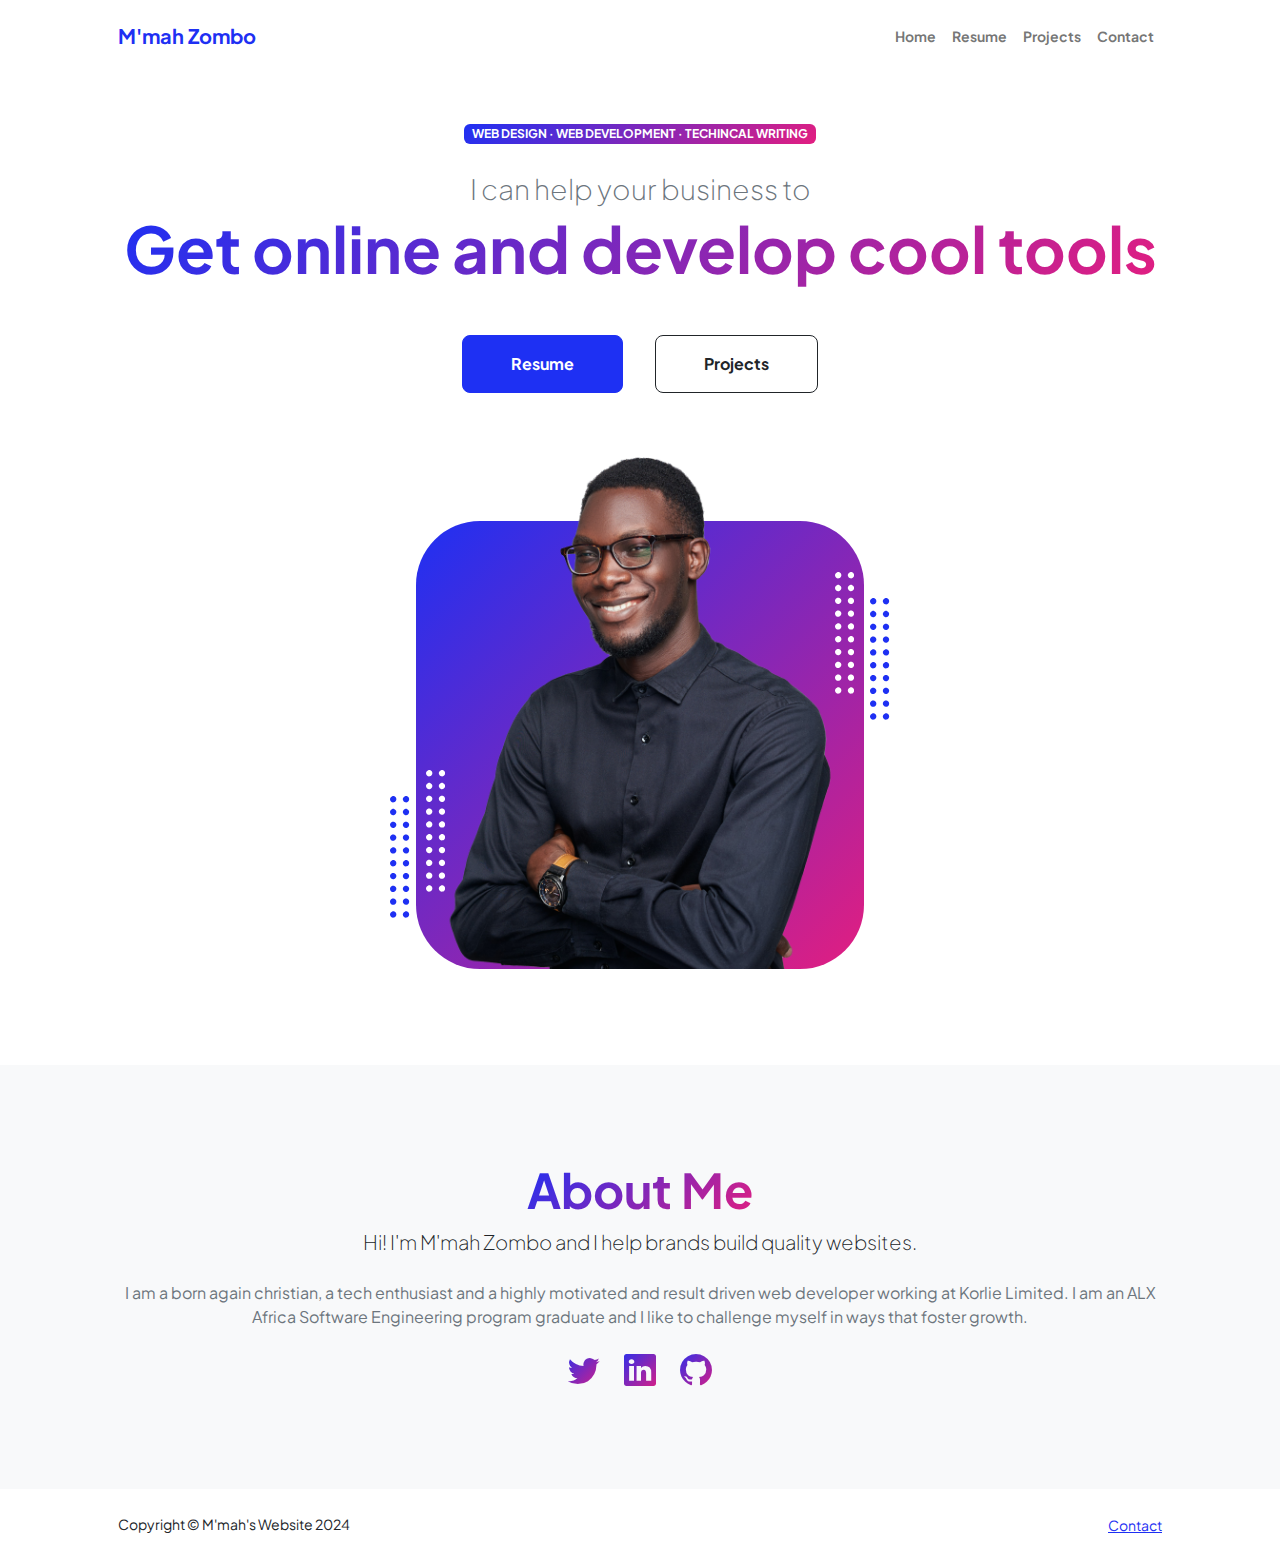
<file: index.html>
<!DOCTYPE html>
<html lang="en">
    <head>
        <meta charset="utf-8" />
        <meta name="viewport" content="width=device-width, initial-scale=1, shrink-to-fit=no" />
        <meta name="description" content="" />
        <meta name="author" content="" />
        <title>M'mah Zombo</title>
        <!-- Favicon-->
        <link rel="icon" type="image/x-icon" href="assets/favicon.ico" />
        <!-- Custom Google font-->
        <link rel="preconnect" href="https://fonts.googleapis.com" />
        <link rel="preconnect" href="https://fonts.gstatic.com" crossorigin />
        <link href="https://fonts.googleapis.com/css2?family=Plus+Jakarta+Sans:wght@100;200;300;400;500;600;700;800;900&amp;display=swap" rel="stylesheet" />
        <!-- Bootstrap icons-->
        <link href="https://cdn.jsdelivr.net/npm/bootstrap-icons@1.8.1/font/bootstrap-icons.css" rel="stylesheet" />
        <!-- Core theme CSS (includes Bootstrap)-->
        <link href="css/styles.css" rel="stylesheet" />
    </head>
    <body class="d-flex flex-column h-100">
        <main class="flex-shrink-0">
            <!-- Navigation-->
            <nav class="navbar navbar-expand-lg navbar-light bg-white py-3">
                <div class="container px-5">
                    <a class="navbar-brand" href="index.html"><span class="fw-bolder text-primary">M'mah Zombo</span></a>
                    <button class="navbar-toggler" type="button" data-bs-toggle="collapse" data-bs-target="#navbarSupportedContent" aria-controls="navbarSupportedContent" aria-expanded="false" aria-label="Toggle navigation"><span class="navbar-toggler-icon"></span></button>
                    <div class="collapse navbar-collapse" id="navbarSupportedContent">
                        <ul class="navbar-nav ms-auto mb-2 mb-lg-0 small fw-bolder">
                            <li class="nav-item"><a class="nav-link" href="index.html">Home</a></li>
                            <li class="nav-item"><a class="nav-link" href="resume.html">Resume</a></li>
                            <li class="nav-item"><a class="nav-link" href="projects.html">Projects</a></li>
                            <li class="nav-item"><a class="nav-link" href="contact.html">Contact</a></li>
                        </ul>
                    </div>
                </div>
            </nav>
            <!-- Header-->
            <header class="py-5">
                <div class="container px-5 pb-5">
                    <div class="row gx-5 align-items-center">
                        <div class="col-xxl-5">
                            <!-- Header text content-->
                            <div class="text-center text-xxl-start">
                                <div class="badge bg-gradient-primary-to-secondary text-white mb-4"><div class="text-uppercase">Web Design &middot; Web Development &middot; Techincal Writing</div></div>
                                <div class="fs-3 fw-light text-muted">I can help your business to</div>
                                <h1 class="display-3 fw-bolder mb-5"><span class="text-gradient d-inline">Get online and develop cool tools</span></h1>
                                <div class="d-grid gap-3 d-sm-flex justify-content-sm-center justify-content-xxl-start mb-3">
                                    <a class="btn btn-primary btn-lg px-5 py-3 me-sm-3 fs-6 fw-bolder" href="resume.html">Resume</a>
                                    <a class="btn btn-outline-dark btn-lg px-5 py-3 fs-6 fw-bolder" href="projects.html">Projects</a>
                                </div>
                            </div>
                        </div>
                        <div class="col-xxl-7">
                            <!-- Header profile picture-->
                            <div class="d-flex justify-content-center mt-5 mt-xxl-0">
                                <div class="profile bg-gradient-primary-to-secondary">
                                    <!-- TIP: For best results, use a photo with a transparent background like the demo example below-->
                                    <!-- Watch a tutorial on how to do this on YouTube (link)-->
                                    <img class="profile-img" src="assets/profile.png" alt="..." />
                                    <div class="dots-1">
                                        <!-- SVG Dots-->
                                        <svg version="1.1" xmlns="http://www.w3.org/2000/svg" xmlns:xlink="http://www.w3.org/1999/xlink" x="0px" y="0px" viewBox="0 0 191.6 1215.4" style="enable-background: new 0 0 191.6 1215.4" xml:space="preserve">
                                            <g transform="translate(0.000000,1280.000000) scale(0.100000,-0.100000)">
                                                <path d="M227.7,12788.6c-105-35-200-141-222-248c-43-206,163-412,369-369c155,32,275,190,260,339c-11,105-90,213-190,262        C383.7,12801.6,289.7,12808.6,227.7,12788.6z"></path>
                                                <path d="M1507.7,12788.6c-151-50-253-216-222-362c25-119,136-230,254-255c194-41,395,142,375,339c-11,105-90,213-190,262        C1663.7,12801.6,1569.7,12808.6,1507.7,12788.6z"></path>
                                                <path d="M227.7,11508.6c-105-35-200-141-222-248c-43-206,163-412,369-369c155,32,275,190,260,339c-11,105-90,213-190,262        C383.7,11521.6,289.7,11528.6,227.7,11508.6z"></path>
                                                <path d="M1507.7,11508.6c-151-50-253-216-222-362c25-119,136-230,254-255c194-41,395,142,375,339c-11,105-90,213-190,262        C1663.7,11521.6,1569.7,11528.6,1507.7,11508.6z"></path>
                                                <path d="M227.7,10228.6c-105-35-200-141-222-248c-43-206,163-412,369-369c155,32,275,190,260,339c-11,105-90,213-190,262        C383.7,10241.6,289.7,10248.6,227.7,10228.6z"></path>
                                                <path d="M1507.7,10228.6c-105-35-200-141-222-248c-43-206,163-412,369-369c155,32,275,190,260,339c-11,105-90,213-190,262        C1663.7,10241.6,1569.7,10248.6,1507.7,10228.6z"></path>
                                                <path d="M227.7,8948.6c-105-35-200-141-222-248c-43-206,163-412,369-369c155,32,275,190,260,339c-11,105-90,213-190,262        C383.7,8961.6,289.7,8968.6,227.7,8948.6z"></path>
                                                <path d="M1507.7,8948.6c-105-35-200-141-222-248c-43-206,163-412,369-369c155,32,275,190,260,339c-11,105-90,213-190,262        C1663.7,8961.6,1569.7,8968.6,1507.7,8948.6z"></path>
                                                <path d="M227.7,7668.6c-105-35-200-141-222-248c-43-206,163-412,369-369c155,32,275,190,260,339c-11,105-90,213-190,262        C383.7,7681.6,289.7,7688.6,227.7,7668.6z"></path>
                                                <path d="M1507.7,7668.6c-105-35-200-141-222-248c-43-206,163-412,369-369c155,32,275,190,260,339c-11,105-90,213-190,262        C1663.7,7681.6,1569.7,7688.6,1507.7,7668.6z"></path>
                                                <path d="M227.7,6388.6c-105-35-200-141-222-248c-43-206,163-412,369-369c155,32,275,190,260,339c-11,105-90,213-190,262        C383.7,6401.6,289.7,6408.6,227.7,6388.6z"></path>
                                                <path d="M1507.7,6388.6c-105-35-200-141-222-248c-43-206,163-412,369-369c155,32,275,190,260,339c-11,105-90,213-190,262        C1663.7,6401.6,1569.7,6408.6,1507.7,6388.6z"></path>
                                                <path d="M227.7,5108.6c-105-35-200-141-222-248c-43-206,163-412,369-369c155,32,275,190,260,339c-11,105-90,213-190,262        C383.7,5121.6,289.7,5128.6,227.7,5108.6z"></path>
                                                <path d="M1507.7,5108.6c-105-35-200-141-222-248c-43-206,163-412,369-369c155,32,275,190,260,339c-11,105-90,213-190,262        C1663.7,5121.6,1569.7,5128.6,1507.7,5108.6z"></path>
                                                <path d="M227.7,3828.6c-105-35-200-141-222-248c-43-206,163-412,369-369c155,32,275,190,260,339c-11,105-90,213-190,262        C383.7,3841.6,289.7,3848.6,227.7,3828.6z"></path>
                                                <path d="M1507.7,3828.6c-105-35-200-141-222-248c-43-206,163-412,369-369c155,32,275,190,260,339c-11,105-90,213-190,262        C1663.7,3841.6,1569.7,3848.6,1507.7,3828.6z"></path>
                                                <path d="M227.7,2548.6c-105-35-200-141-222-248c-43-206,163-412,369-369c155,32,275,190,260,339c-11,105-90,213-190,262        C383.7,2561.6,289.7,2568.6,227.7,2548.6z"></path>
                                                <path d="M1507.7,2548.6c-105-35-200-141-222-248c-43-206,163-412,369-369c155,32,275,190,260,339c-11,105-90,213-190,262        C1663.7,2561.6,1569.7,2568.6,1507.7,2548.6z"></path>
                                                <path d="M227.7,1268.6c-105-35-200-141-222-248c-43-206,163-412,369-369c155,32,275,190,260,339c-11,105-90,213-190,262        C383.7,1281.6,289.7,1288.6,227.7,1268.6z"></path>
                                                <path d="M1507.7,1268.6c-105-35-200-141-222-248c-43-206,163-412,369-369c155,32,275,190,260,339c-11,105-90,213-190,262        C1663.7,1281.6,1569.7,1288.6,1507.7,1268.6z"></path>
                                            </g>
                                        </svg>
                                        <!-- END of SVG dots-->
                                    </div>
                                    <div class="dots-2">
                                        <!-- SVG Dots-->
                                        <svg version="1.1" xmlns="http://www.w3.org/2000/svg" xmlns:xlink="http://www.w3.org/1999/xlink" x="0px" y="0px" viewBox="0 0 191.6 1215.4" style="enable-background: new 0 0 191.6 1215.4" xml:space="preserve">
                                            <g transform="translate(0.000000,1280.000000) scale(0.100000,-0.100000)">
                                                <path d="M227.7,12788.6c-105-35-200-141-222-248c-43-206,163-412,369-369c155,32,275,190,260,339c-11,105-90,213-190,262        C383.7,12801.6,289.7,12808.6,227.7,12788.6z"></path>
                                                <path d="M1507.7,12788.6c-151-50-253-216-222-362c25-119,136-230,254-255c194-41,395,142,375,339c-11,105-90,213-190,262        C1663.7,12801.6,1569.7,12808.6,1507.7,12788.6z"></path>
                                                <path d="M227.7,11508.6c-105-35-200-141-222-248c-43-206,163-412,369-369c155,32,275,190,260,339c-11,105-90,213-190,262        C383.7,11521.6,289.7,11528.6,227.7,11508.6z"></path>
                                                <path d="M1507.7,11508.6c-151-50-253-216-222-362c25-119,136-230,254-255c194-41,395,142,375,339c-11,105-90,213-190,262        C1663.7,11521.6,1569.7,11528.6,1507.7,11508.6z"></path>
                                                <path d="M227.7,10228.6c-105-35-200-141-222-248c-43-206,163-412,369-369c155,32,275,190,260,339c-11,105-90,213-190,262        C383.7,10241.6,289.7,10248.6,227.7,10228.6z"></path>
                                                <path d="M1507.7,10228.6c-105-35-200-141-222-248c-43-206,163-412,369-369c155,32,275,190,260,339c-11,105-90,213-190,262        C1663.7,10241.6,1569.7,10248.6,1507.7,10228.6z"></path>
                                                <path d="M227.7,8948.6c-105-35-200-141-222-248c-43-206,163-412,369-369c155,32,275,190,260,339c-11,105-90,213-190,262        C383.7,8961.6,289.7,8968.6,227.7,8948.6z"></path>
                                                <path d="M1507.7,8948.6c-105-35-200-141-222-248c-43-206,163-412,369-369c155,32,275,190,260,339c-11,105-90,213-190,262        C1663.7,8961.6,1569.7,8968.6,1507.7,8948.6z"></path>
                                                <path d="M227.7,7668.6c-105-35-200-141-222-248c-43-206,163-412,369-369c155,32,275,190,260,339c-11,105-90,213-190,262        C383.7,7681.6,289.7,7688.6,227.7,7668.6z"></path>
                                                <path d="M1507.7,7668.6c-105-35-200-141-222-248c-43-206,163-412,369-369c155,32,275,190,260,339c-11,105-90,213-190,262        C1663.7,7681.6,1569.7,7688.6,1507.7,7668.6z"></path>
                                                <path d="M227.7,6388.6c-105-35-200-141-222-248c-43-206,163-412,369-369c155,32,275,190,260,339c-11,105-90,213-190,262        C383.7,6401.6,289.7,6408.6,227.7,6388.6z"></path>
                                                <path d="M1507.7,6388.6c-105-35-200-141-222-248c-43-206,163-412,369-369c155,32,275,190,260,339c-11,105-90,213-190,262        C1663.7,6401.6,1569.7,6408.6,1507.7,6388.6z"></path>
                                                <path d="M227.7,5108.6c-105-35-200-141-222-248c-43-206,163-412,369-369c155,32,275,190,260,339c-11,105-90,213-190,262        C383.7,5121.6,289.7,5128.6,227.7,5108.6z"></path>
                                                <path d="M1507.7,5108.6c-105-35-200-141-222-248c-43-206,163-412,369-369c155,32,275,190,260,339c-11,105-90,213-190,262        C1663.7,5121.6,1569.7,5128.6,1507.7,5108.6z"></path>
                                                <path d="M227.7,3828.6c-105-35-200-141-222-248c-43-206,163-412,369-369c155,32,275,190,260,339c-11,105-90,213-190,262        C383.7,3841.6,289.7,3848.6,227.7,3828.6z"></path>
                                                <path d="M1507.7,3828.6c-105-35-200-141-222-248c-43-206,163-412,369-369c155,32,275,190,260,339c-11,105-90,213-190,262        C1663.7,3841.6,1569.7,3848.6,1507.7,3828.6z"></path>
                                                <path d="M227.7,2548.6c-105-35-200-141-222-248c-43-206,163-412,369-369c155,32,275,190,260,339c-11,105-90,213-190,262        C383.7,2561.6,289.7,2568.6,227.7,2548.6z"></path>
                                                <path d="M1507.7,2548.6c-105-35-200-141-222-248c-43-206,163-412,369-369c155,32,275,190,260,339c-11,105-90,213-190,262        C1663.7,2561.6,1569.7,2568.6,1507.7,2548.6z"></path>
                                                <path d="M227.7,1268.6c-105-35-200-141-222-248c-43-206,163-412,369-369c155,32,275,190,260,339c-11,105-90,213-190,262        C383.7,1281.6,289.7,1288.6,227.7,1268.6z"></path>
                                                <path d="M1507.7,1268.6c-105-35-200-141-222-248c-43-206,163-412,369-369c155,32,275,190,260,339c-11,105-90,213-190,262        C1663.7,1281.6,1569.7,1288.6,1507.7,1268.6z"></path>
                                            </g>
                                        </svg>
                                        <!-- END of SVG dots-->
                                    </div>
                                    <div class="dots-3">
                                        <!-- SVG Dots-->
                                        <svg version="1.1" xmlns="http://www.w3.org/2000/svg" xmlns:xlink="http://www.w3.org/1999/xlink" x="0px" y="0px" viewBox="0 0 191.6 1215.4" style="enable-background: new 0 0 191.6 1215.4" xml:space="preserve">
                                            <g transform="translate(0.000000,1280.000000) scale(0.100000,-0.100000)">
                                                <path d="M227.7,12788.6c-105-35-200-141-222-248c-43-206,163-412,369-369c155,32,275,190,260,339c-11,105-90,213-190,262        C383.7,12801.6,289.7,12808.6,227.7,12788.6z"></path>
                                                <path d="M1507.7,12788.6c-151-50-253-216-222-362c25-119,136-230,254-255c194-41,395,142,375,339c-11,105-90,213-190,262        C1663.7,12801.6,1569.7,12808.6,1507.7,12788.6z"></path>
                                                <path d="M227.7,11508.6c-105-35-200-141-222-248c-43-206,163-412,369-369c155,32,275,190,260,339c-11,105-90,213-190,262        C383.7,11521.6,289.7,11528.6,227.7,11508.6z"></path>
                                                <path d="M1507.7,11508.6c-151-50-253-216-222-362c25-119,136-230,254-255c194-41,395,142,375,339c-11,105-90,213-190,262        C1663.7,11521.6,1569.7,11528.6,1507.7,11508.6z"></path>
                                                <path d="M227.7,10228.6c-105-35-200-141-222-248c-43-206,163-412,369-369c155,32,275,190,260,339c-11,105-90,213-190,262        C383.7,10241.6,289.7,10248.6,227.7,10228.6z"></path>
                                                <path d="M1507.7,10228.6c-105-35-200-141-222-248c-43-206,163-412,369-369c155,32,275,190,260,339c-11,105-90,213-190,262        C1663.7,10241.6,1569.7,10248.6,1507.7,10228.6z"></path>
                                                <path d="M227.7,8948.6c-105-35-200-141-222-248c-43-206,163-412,369-369c155,32,275,190,260,339c-11,105-90,213-190,262        C383.7,8961.6,289.7,8968.6,227.7,8948.6z"></path>
                                                <path d="M1507.7,8948.6c-105-35-200-141-222-248c-43-206,163-412,369-369c155,32,275,190,260,339c-11,105-90,213-190,262        C1663.7,8961.6,1569.7,8968.6,1507.7,8948.6z"></path>
                                                <path d="M227.7,7668.6c-105-35-200-141-222-248c-43-206,163-412,369-369c155,32,275,190,260,339c-11,105-90,213-190,262        C383.7,7681.6,289.7,7688.6,227.7,7668.6z"></path>
                                                <path d="M1507.7,7668.6c-105-35-200-141-222-248c-43-206,163-412,369-369c155,32,275,190,260,339c-11,105-90,213-190,262        C1663.7,7681.6,1569.7,7688.6,1507.7,7668.6z"></path>
                                                <path d="M227.7,6388.6c-105-35-200-141-222-248c-43-206,163-412,369-369c155,32,275,190,260,339c-11,105-90,213-190,262        C383.7,6401.6,289.7,6408.6,227.7,6388.6z"></path>
                                                <path d="M1507.7,6388.6c-105-35-200-141-222-248c-43-206,163-412,369-369c155,32,275,190,260,339c-11,105-90,213-190,262        C1663.7,6401.6,1569.7,6408.6,1507.7,6388.6z"></path>
                                                <path d="M227.7,5108.6c-105-35-200-141-222-248c-43-206,163-412,369-369c155,32,275,190,260,339c-11,105-90,213-190,262        C383.7,5121.6,289.7,5128.6,227.7,5108.6z"></path>
                                                <path d="M1507.7,5108.6c-105-35-200-141-222-248c-43-206,163-412,369-369c155,32,275,190,260,339c-11,105-90,213-190,262        C1663.7,5121.6,1569.7,5128.6,1507.7,5108.6z"></path>
                                                <path d="M227.7,3828.6c-105-35-200-141-222-248c-43-206,163-412,369-369c155,32,275,190,260,339c-11,105-90,213-190,262        C383.7,3841.6,289.7,3848.6,227.7,3828.6z"></path>
                                                <path d="M1507.7,3828.6c-105-35-200-141-222-248c-43-206,163-412,369-369c155,32,275,190,260,339c-11,105-90,213-190,262        C1663.7,3841.6,1569.7,3848.6,1507.7,3828.6z"></path>
                                                <path d="M227.7,2548.6c-105-35-200-141-222-248c-43-206,163-412,369-369c155,32,275,190,260,339c-11,105-90,213-190,262        C383.7,2561.6,289.7,2568.6,227.7,2548.6z"></path>
                                                <path d="M1507.7,2548.6c-105-35-200-141-222-248c-43-206,163-412,369-369c155,32,275,190,260,339c-11,105-90,213-190,262        C1663.7,2561.6,1569.7,2568.6,1507.7,2548.6z"></path>
                                                <path d="M227.7,1268.6c-105-35-200-141-222-248c-43-206,163-412,369-369c155,32,275,190,260,339c-11,105-90,213-190,262        C383.7,1281.6,289.7,1288.6,227.7,1268.6z"></path>
                                                <path d="M1507.7,1268.6c-105-35-200-141-222-248c-43-206,163-412,369-369c155,32,275,190,260,339c-11,105-90,213-190,262        C1663.7,1281.6,1569.7,1288.6,1507.7,1268.6z"></path>
                                            </g>
                                        </svg>
                                        <!-- END of SVG dots-->
                                    </div>
                                    <div class="dots-4">
                                        <!-- SVG Dots-->
                                        <svg version="1.1" xmlns="http://www.w3.org/2000/svg" xmlns:xlink="http://www.w3.org/1999/xlink" x="0px" y="0px" viewBox="0 0 191.6 1215.4" style="enable-background: new 0 0 191.6 1215.4" xml:space="preserve">
                                            <g transform="translate(0.000000,1280.000000) scale(0.100000,-0.100000)">
                                                <path d="M227.7,12788.6c-105-35-200-141-222-248c-43-206,163-412,369-369c155,32,275,190,260,339c-11,105-90,213-190,262        C383.7,12801.6,289.7,12808.6,227.7,12788.6z"></path>
                                                <path d="M1507.7,12788.6c-151-50-253-216-222-362c25-119,136-230,254-255c194-41,395,142,375,339c-11,105-90,213-190,262        C1663.7,12801.6,1569.7,12808.6,1507.7,12788.6z"></path>
                                                <path d="M227.7,11508.6c-105-35-200-141-222-248c-43-206,163-412,369-369c155,32,275,190,260,339c-11,105-90,213-190,262        C383.7,11521.6,289.7,11528.6,227.7,11508.6z"></path>
                                                <path d="M1507.7,11508.6c-151-50-253-216-222-362c25-119,136-230,254-255c194-41,395,142,375,339c-11,105-90,213-190,262        C1663.7,11521.6,1569.7,11528.6,1507.7,11508.6z"></path>
                                                <path d="M227.7,10228.6c-105-35-200-141-222-248c-43-206,163-412,369-369c155,32,275,190,260,339c-11,105-90,213-190,262        C383.7,10241.6,289.7,10248.6,227.7,10228.6z"></path>
                                                <path d="M1507.7,10228.6c-105-35-200-141-222-248c-43-206,163-412,369-369c155,32,275,190,260,339c-11,105-90,213-190,262        C1663.7,10241.6,1569.7,10248.6,1507.7,10228.6z"></path>
                                                <path d="M227.7,8948.6c-105-35-200-141-222-248c-43-206,163-412,369-369c155,32,275,190,260,339c-11,105-90,213-190,262        C383.7,8961.6,289.7,8968.6,227.7,8948.6z"></path>
                                                <path d="M1507.7,8948.6c-105-35-200-141-222-248c-43-206,163-412,369-369c155,32,275,190,260,339c-11,105-90,213-190,262        C1663.7,8961.6,1569.7,8968.6,1507.7,8948.6z"></path>
                                                <path d="M227.7,7668.6c-105-35-200-141-222-248c-43-206,163-412,369-369c155,32,275,190,260,339c-11,105-90,213-190,262        C383.7,7681.6,289.7,7688.6,227.7,7668.6z"></path>
                                                <path d="M1507.7,7668.6c-105-35-200-141-222-248c-43-206,163-412,369-369c155,32,275,190,260,339c-11,105-90,213-190,262        C1663.7,7681.6,1569.7,7688.6,1507.7,7668.6z"></path>
                                                <path d="M227.7,6388.6c-105-35-200-141-222-248c-43-206,163-412,369-369c155,32,275,190,260,339c-11,105-90,213-190,262        C383.7,6401.6,289.7,6408.6,227.7,6388.6z"></path>
                                                <path d="M1507.7,6388.6c-105-35-200-141-222-248c-43-206,163-412,369-369c155,32,275,190,260,339c-11,105-90,213-190,262        C1663.7,6401.6,1569.7,6408.6,1507.7,6388.6z"></path>
                                                <path d="M227.7,5108.6c-105-35-200-141-222-248c-43-206,163-412,369-369c155,32,275,190,260,339c-11,105-90,213-190,262        C383.7,5121.6,289.7,5128.6,227.7,5108.6z"></path>
                                                <path d="M1507.7,5108.6c-105-35-200-141-222-248c-43-206,163-412,369-369c155,32,275,190,260,339c-11,105-90,213-190,262        C1663.7,5121.6,1569.7,5128.6,1507.7,5108.6z"></path>
                                                <path d="M227.7,3828.6c-105-35-200-141-222-248c-43-206,163-412,369-369c155,32,275,190,260,339c-11,105-90,213-190,262        C383.7,3841.6,289.7,3848.6,227.7,3828.6z"></path>
                                                <path d="M1507.7,3828.6c-105-35-200-141-222-248c-43-206,163-412,369-369c155,32,275,190,260,339c-11,105-90,213-190,262        C1663.7,3841.6,1569.7,3848.6,1507.7,3828.6z"></path>
                                                <path d="M227.7,2548.6c-105-35-200-141-222-248c-43-206,163-412,369-369c155,32,275,190,260,339c-11,105-90,213-190,262        C383.7,2561.6,289.7,2568.6,227.7,2548.6z"></path>
                                                <path d="M1507.7,2548.6c-105-35-200-141-222-248c-43-206,163-412,369-369c155,32,275,190,260,339c-11,105-90,213-190,262        C1663.7,2561.6,1569.7,2568.6,1507.7,2548.6z"></path>
                                                <path d="M227.7,1268.6c-105-35-200-141-222-248c-43-206,163-412,369-369c155,32,275,190,260,339c-11,105-90,213-190,262        C383.7,1281.6,289.7,1288.6,227.7,1268.6z"></path>
                                                <path d="M1507.7,1268.6c-105-35-200-141-222-248c-43-206,163-412,369-369c155,32,275,190,260,339c-11,105-90,213-190,262        C1663.7,1281.6,1569.7,1288.6,1507.7,1268.6z"></path>
                                            </g>
                                        </svg>
                                        <!-- END of SVG dots-->
                                    </div>
                                </div>
                            </div>
                        </div>
                    </div>
                </div>
            </header>
            <!-- About Section-->
            <section class="bg-light py-5">
                <div class="container px-5">
                    <div class="row gx-5 justify-content-center">
                        <div class="col-xxl-8">
                            <div class="text-center my-5">
                                <h2 class="display-5 fw-bolder"><span class="text-gradient d-inline">About Me</span></h2>
                                <p class="lead fw-light mb-4">Hi! I'm M'mah Zombo and I help brands build quality websites.</p>
                                <p class="text-muted">I am a born again christian, a tech enthusiast and a highly motivated and result driven web developer working at Korlie Limited. I am an ALX Africa Software Engineering program graduate and I like to challenge myself in ways that foster growth.</p>
                                <div class="d-flex justify-content-center fs-2 gap-4">
                                    <a class="text-gradient" href="https://twitter.com/zombo_mah"><i class="bi bi-twitter"></i></a>
                                    <a class="text-gradient" href="https://www.linkedin.com/in/m-mah-zombo-607199271/"><i class="bi bi-linkedin"></i></a>
                                    <a class="text-gradient" href="https://github.com/Mmah-Zombo"><i class="bi bi-github"></i></a>
                                </div>
                            </div>
                        </div>
                    </div>
                </div>
            </section>
        </main>
        <!-- Footer-->
        <footer class="bg-white py-4 mt-auto">
            <div class="container px-5">
                <div class="row align-items-center justify-content-between flex-column flex-sm-row">
                    <div class="col-auto"><div class="small m-0">Copyright &copy; M'mah's Website 2024</div></div>
                    <div class="col-auto">
                        <!-- <a class="small" href="#!">Privacy</a>
                        <span class="mx-1">&middot;</span>
                        <a class="small" href="#!">Terms</a>
                        <span class="mx-1">&middot;</span> -->
                        <a class="small" href="contact.html">Contact</a>
                    </div>
                </div>
            </div>
        </footer>
        <!-- Bootstrap core JS-->
        <script src="https://cdn.jsdelivr.net/npm/bootstrap@5.2.3/dist/js/bootstrap.bundle.min.js"></script>
        <!-- Core theme JS-->
        <script src="js/scripts.js"></script>
    </body>
</html>
</file>
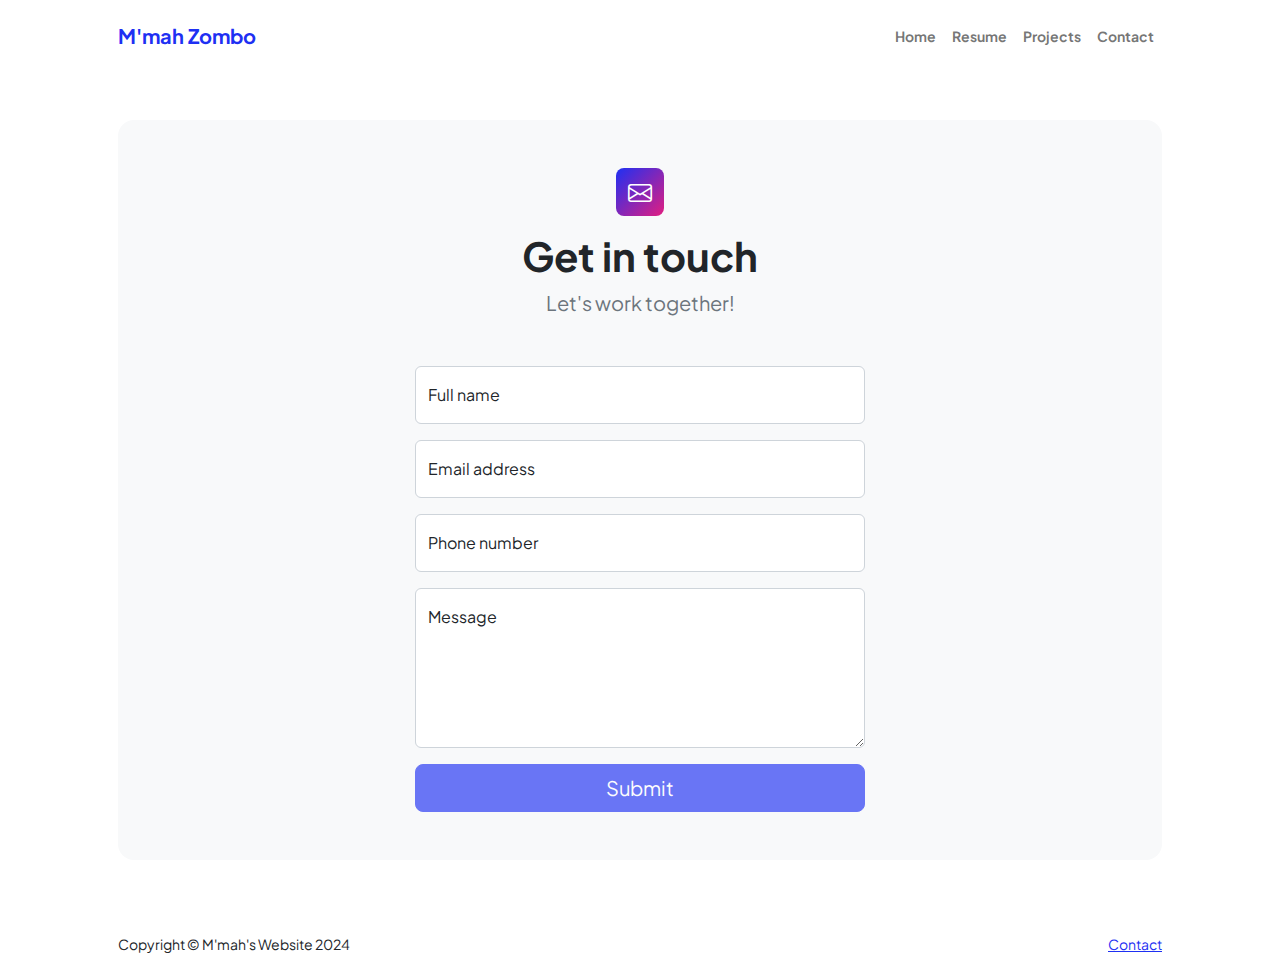
<file: contact.html>
<!DOCTYPE html>
<html lang="en">
    <head>
        <meta charset="utf-8" />
        <meta name="viewport" content="width=device-width, initial-scale=1, shrink-to-fit=no" />
        <meta name="description" content="" />
        <meta name="author" content="M'mah Zombo" />
        <title>M'mah Zombo</title>
        <!-- Favicon-->
        <link rel="icon" type="image/x-icon" href="assets/favicon.ico" />
        <!-- Custom Google font-->
        <link rel="preconnect" href="https://fonts.googleapis.com" />
        <link rel="preconnect" href="https://fonts.gstatic.com" crossorigin />
        <link href="https://fonts.googleapis.com/css2?family=Plus+Jakarta+Sans:wght@100;200;300;400;500;600;700;800;900&amp;display=swap" rel="stylesheet" />
        <!-- Bootstrap icons-->
        <link href="https://cdn.jsdelivr.net/npm/bootstrap-icons@1.8.1/font/bootstrap-icons.css" rel="stylesheet" />
        <!-- Core theme CSS (includes Bootstrap)-->
        <link href="css/styles.css" rel="stylesheet" />
    </head>
    <body class="d-flex flex-column">
        <main class="flex-shrink-0">
            <!-- Navigation-->
            <nav class="navbar navbar-expand-lg navbar-light bg-white py-3">
                <div class="container px-5">
                    <a class="navbar-brand" href="index.html"><span class="fw-bolder text-primary">M'mah Zombo</span></a>
                    <button class="navbar-toggler" type="button" data-bs-toggle="collapse" data-bs-target="#navbarSupportedContent" aria-controls="navbarSupportedContent" aria-expanded="false" aria-label="Toggle navigation"><span class="navbar-toggler-icon"></span></button>
                    <div class="collapse navbar-collapse" id="navbarSupportedContent">
                        <ul class="navbar-nav ms-auto mb-2 mb-lg-0 small fw-bolder">
                            <li class="nav-item"><a class="nav-link" href="index.html">Home</a></li>
                            <li class="nav-item"><a class="nav-link" href="resume.html">Resume</a></li>
                            <li class="nav-item"><a class="nav-link" href="projects.html">Projects</a></li>
                            <li class="nav-item"><a class="nav-link" href="contact.html">Contact</a></li>
                        </ul>
                    </div>
                </div>
            </nav>
            <!-- Page content-->
            <section class="py-5">
                <div class="container px-5">
                    <!-- Contact form-->
                    <div class="bg-light rounded-4 py-5 px-4 px-md-5">
                        <div class="text-center mb-5">
                            <div class="feature bg-primary bg-gradient-primary-to-secondary text-white rounded-3 mb-3"><i class="bi bi-envelope"></i></div>
                            <h1 class="fw-bolder">Get in touch</h1>
                            <p class="lead fw-normal text-muted mb-0">Let's work together!</p>
                        </div>
                        <div class="row gx-5 justify-content-center">
                            <div class="col-lg-8 col-xl-6">
                                <!-- * * * * * * * * * * * * * * *-->
                                <!-- * * SB Forms Contact Form * *-->
                                <!-- * * * * * * * * * * * * * * *-->
                                <!-- This form is pre-integrated with SB Forms.-->
                                <!-- To make this form functional, sign up at-->
                                <!-- https://startbootstrap.com/solution/contact-forms-->
                                <!-- to get an API token!-->
                                <form id="contactForm" data-sb-form-api-token="038ba895-4432-4156-9248-eb8429181017">
                                    <!-- Name input-->
                                    <div class="form-floating mb-3">
                                        <input class="form-control" id="name" type="text" placeholder="Enter your name..." data-sb-validations="required" />
                                        <label for="name">Full name</label>
                                        <div class="invalid-feedback" data-sb-feedback="name:required">A name is required.</div>
                                    </div>
                                    <!-- Email address input-->
                                    <div class="form-floating mb-3">
                                        <input class="form-control" id="email" type="email" placeholder="name@example.com" data-sb-validations="required,email" />
                                        <label for="email">Email address</label>
                                        <div class="invalid-feedback" data-sb-feedback="email:required">An email is required.</div>
                                        <div class="invalid-feedback" data-sb-feedback="email:email">Email is not valid.</div>
                                    </div>
                                    <!-- Phone number input-->
                                    <div class="form-floating mb-3">
                                        <input class="form-control" id="phone" type="tel" placeholder="(123) 456-7890" data-sb-validations="required" />
                                        <label for="phone">Phone number</label>
                                        <div class="invalid-feedback" data-sb-feedback="phone:required">A phone number is required.</div>
                                    </div>
                                    <!-- Message input-->
                                    <div class="form-floating mb-3">
                                        <textarea class="form-control" id="message" type="text" placeholder="Enter your message here..." style="height: 10rem" data-sb-validations="required"></textarea>
                                        <label for="message">Message</label>
                                        <div class="invalid-feedback" data-sb-feedback="message:required">A message is required.</div>
                                    </div>
                                    <!-- Submit success message-->
                                    <!---->
                                    <!-- This is what your users will see when the form-->
                                    <!-- has successfully submitted-->
                                    <div class="d-none" id="submitSuccessMessage">
                                        <div class="text-center mb-3">
                                            <div class="fw-bolder">Form submission successful!</div>
                                            To activate this form, sign up at
                                            <br />
                                            <a href="https://startbootstrap.com/solution/contact-forms">https://startbootstrap.com/solution/contact-forms</a>
                                        </div>
                                    </div>
                                    <!-- Submit error message-->
                                    <!---->
                                    <!-- This is what your users will see when there is-->
                                    <!-- an error submitting the form-->
                                    <div class="d-none" id="submitErrorMessage"><div class="text-center text-danger mb-3">Error sending message!</div></div>
                                    <!-- Submit Button-->
                                    <div class="d-grid"><button class="btn btn-primary btn-lg disabled" id="submitButton" type="submit">Submit</button></div>
                                </form>
                            </div>
                        </div>
                    </div>
                </div>
            </section>
        </main>
        <!-- Footer-->
        <footer class="bg-white py-4 mt-auto">
            <div class="container px-5">
                <div class="row align-items-center justify-content-between flex-column flex-sm-row">
                    <div class="col-auto"><div class="small m-0">Copyright &copy; M'mah's Website 2024</div></div>
                    <div class="col-auto">
                        <!-- <a class="small" href="#!">Privacy</a>
                        <span class="mx-1">&middot;</span>
                        <a class="small" href="#!">Terms</a>
                        <span class="mx-1">&middot;</span> -->
                        <a class="small" href="#!">Contact</a>
                    </div>
                </div>
            </div>
        </footer>
        <!-- Bootstrap core JS-->
        <script src="https://cdn.jsdelivr.net/npm/bootstrap@5.2.3/dist/js/bootstrap.bundle.min.js"></script>
        <!-- Core theme JS-->
        <script src="js/scripts.js"></script>
        <!-- * * * * * * * * * * * * * * * * * * * * * * * * * * * * * * * * * * * * * * * *-->
        <!-- * *                               SB Forms JS                               * *-->
        <!-- * * Activate your form at https://startbootstrap.com/solution/contact-forms * *-->
        <!-- * * * * * * * * * * * * * * * * * * * * * * * * * * * * * * * * * * * * * * * *-->
        <script src="https://cdn.startbootstrap.com/sb-forms-latest.js"></script>
    </body>
</html>
</file>
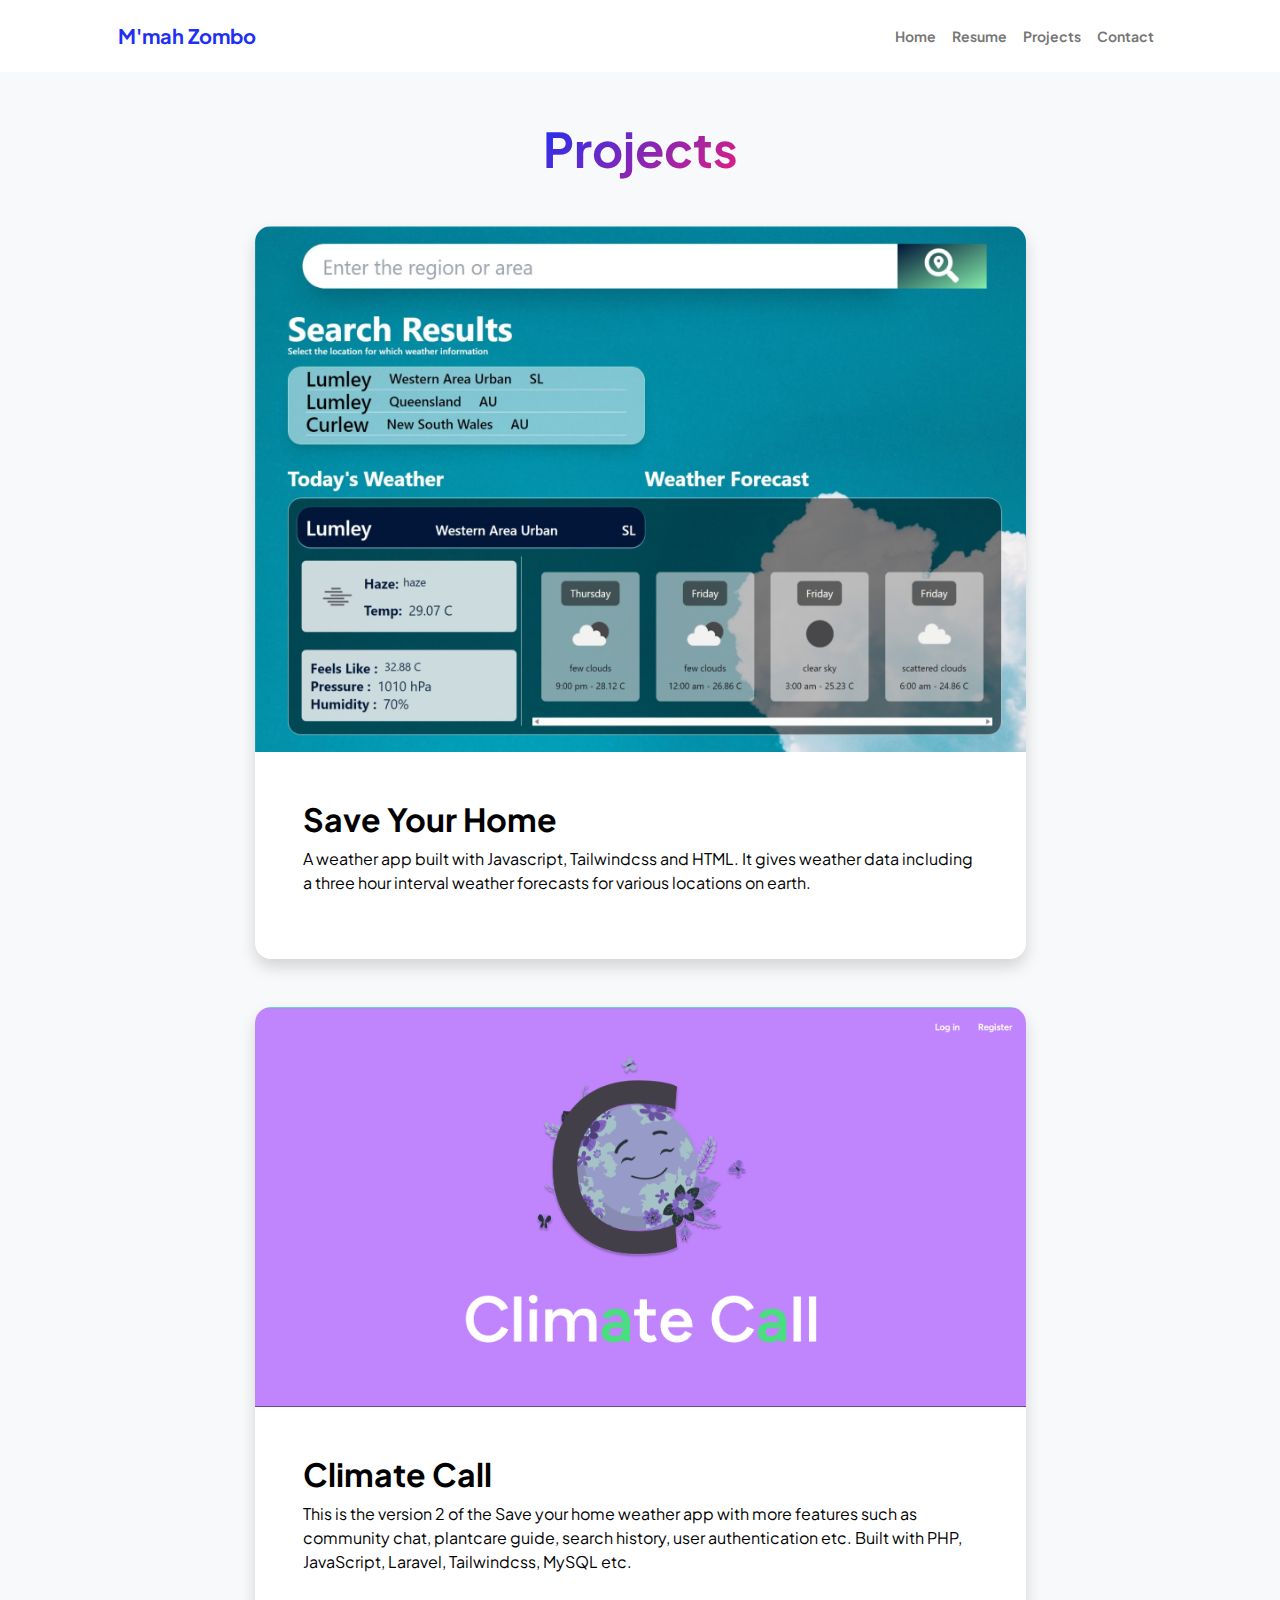
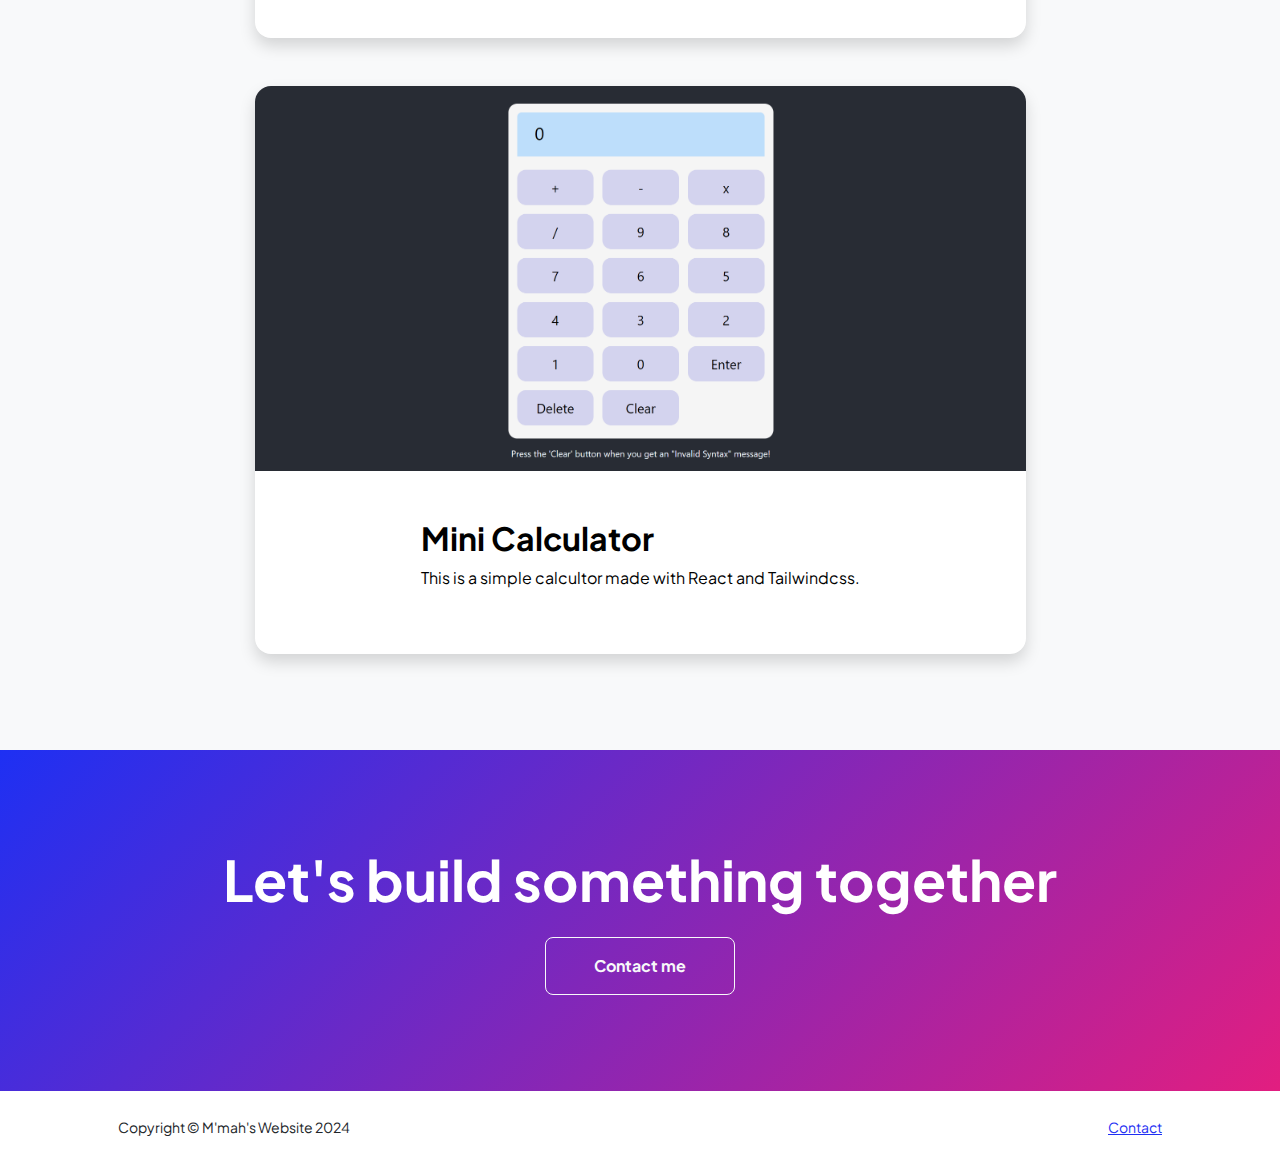
<file: projects.html>
<!DOCTYPE html>
<html lang="en">
    <head>
        <meta charset="utf-8" />
        <meta name="viewport" content="width=device-width, initial-scale=1, shrink-to-fit=no" />
        <meta name="description" content="Hi! This is a list of projects M'mah Zombo has worked on" />
        <meta name="author" content="M'mah Zombo" />
        <title>M'mah Zombo</title>
        <!-- Favicon-->
        <link rel="icon" type="image/x-icon" href="assets/favicon.ico" />
        <!-- Custom Google font-->
        <link rel="preconnect" href="https://fonts.googleapis.com" />
        <link rel="preconnect" href="https://fonts.gstatic.com" crossorigin />
        <link href="https://fonts.googleapis.com/css2?family=Plus+Jakarta+Sans:wght@100;200;300;400;500;600;700;800;900&amp;display=swap" rel="stylesheet" />
        <!-- Bootstrap icons-->
        <link href="https://cdn.jsdelivr.net/npm/bootstrap-icons@1.8.1/font/bootstrap-icons.css" rel="stylesheet" />
        <!-- Core theme CSS (includes Bootstrap)-->
        <link href="css/styles.css" rel="stylesheet" />
    </head>
    <body class="d-flex flex-column h-100 bg-light">
        <main class="flex-shrink-0">
            <!-- Navigation-->
            <nav class="navbar navbar-expand-lg navbar-light bg-white py-3">
                <div class="container px-5">
                    <a class="navbar-brand" href="index.html"><span class="fw-bolder text-primary">M'mah Zombo</span></a>
                    <button class="navbar-toggler" type="button" data-bs-toggle="collapse" data-bs-target="#navbarSupportedContent" aria-controls="navbarSupportedContent" aria-expanded="false" aria-label="Toggle navigation"><span class="navbar-toggler-icon"></span></button>
                    <div class="collapse navbar-collapse" id="navbarSupportedContent">
                        <ul class="navbar-nav ms-auto mb-2 mb-lg-0 small fw-bolder">
                            <li class="nav-item"><a class="nav-link" href="index.html">Home</a></li>
                            <li class="nav-item"><a class="nav-link" href="resume.html">Resume</a></li>
                            <li class="nav-item"><a class="nav-link" href="projects.html">Projects</a></li>
                            <li class="nav-item"><a class="nav-link" href="contact.html">Contact</a></li>
                        </ul>
                    </div>
                </div>
            </nav>
            <!-- Projects Section-->
            <section class="py-5">
                <div class="container px-5 mb-5">
                    <div class="text-center mb-5">
                        <h1 class="display-5 fw-bolder mb-0"><span class="text-gradient d-inline">Projects</span></h1>
                    </div>
                    <div id="projects" class="row gx-5 justify-content-center">
                        <div class="col-lg-11 col-xl-9 col-xxl-8">
                            <!-- Project Card 1-->
                            <a href="https://moonlit-haupia-4f486e.netlify.app/" class="card overflow-hidden shadow rounded-4 border-0 mb-5">
                                <div class="card-body p-0">
                                    <div class="d-flex flex-column align-items-center">
                                        <img class="img-fluid" src="./assets/save-your-home-weather-app.jpeg" alt="Save Your Home Weather App"/>
                                        <div class="p-5">
                                            <h2 class="fw-bolder">Save Your Home</h2>
                                            <p>A weather app built with Javascript, Tailwindcss and HTML. It gives weather data including a three hour interval weather forecasts for various locations on earth.
                                            </p>
                                        </div>
                                    </div>
                                </div>
                            </a>
                            <!-- Project Card 2-->
                            <a href="https://github.com/Mmah-Zombo/Climate-Call-App" class="card overflow-hidden shadow rounded-4 border-0 mb-5">
                                <div class="card-body p-0">
                                    <div class="d-flex flex-column align-items-center">
                                        <img class="img-fluid" src="./assets/climate-call.png" alt="Climate Call App" />
                                        <div class="p-5">
                                            <h2 class="fw-bolder">Climate Call</h2>
                                            <p>This is the version 2 of the Save your home weather app with more features such as community chat, plantcare guide, search history, user authentication etc. Built with PHP, JavaScript, Laravel, Tailwindcss, MySQL etc.</p>
                                        </div>
                                    </div>
                                </div>
                            </a>

                            <!-- Project Card 3-->
                            <a href="https://mmah-zombo.github.io/Mini-Calculator/" class="card overflow-hidden shadow rounded-4 border-0">
                                <div class="card-body p-0">
                                    <div class="d-flex flex-column align-items-center">
                                        <img class="img-fluid" src="./assets/calculator.png" alt="Mini Calculator" />
                                        <div class="p-5">
                                            <h2 class="fw-bolder">Mini Calculator</h2>
                                            <p>This is a simple calcultor made with React and Tailwindcss.
                                            </p>
                                        </div>
                                    </div>
                                </div>
                            </a>
                        </div>
                    </div>
                </div>
            </section>
            <!-- Call to action section-->
            <section class="py-5 bg-gradient-primary-to-secondary text-white">
                <div class="container px-5 my-5">
                    <div class="text-center">
                        <h2 class="display-4 fw-bolder mb-4">Let's build something together</h2>
                        <a class="btn btn-outline-light btn-lg px-5 py-3 fs-6 fw-bolder" href="contact.html">Contact me</a>
                    </div>
                </div>
            </section>
        </main>
        <!-- Footer-->
        <footer class="bg-white py-4 mt-auto">
            <div class="container px-5">
                <div class="row align-items-center justify-content-between flex-column flex-sm-row">
                    <div class="col-auto"><div class="small m-0">Copyright &copy; M'mah's Website 2024</div></div>
                    <div class="col-auto">
                        <!-- <a class="small" href="#!">Privacy</a>
                        <span class="mx-1">&middot;</span>
                        <a class="small" href="#!">Terms</a>
                        <span class="mx-1">&middot;</span> -->
                        <a class="small" href="#!">Contact</a>
                    </div>
                </div>
            </div>
        </footer>
        <!-- Bootstrap core JS-->
        <script src="https://cdn.jsdelivr.net/npm/bootstrap@5.2.3/dist/js/bootstrap.bundle.min.js"></script>
        <!-- Core theme JS-->
        <script src="js/scripts.js"></script>
    </body>
</html>
</file>
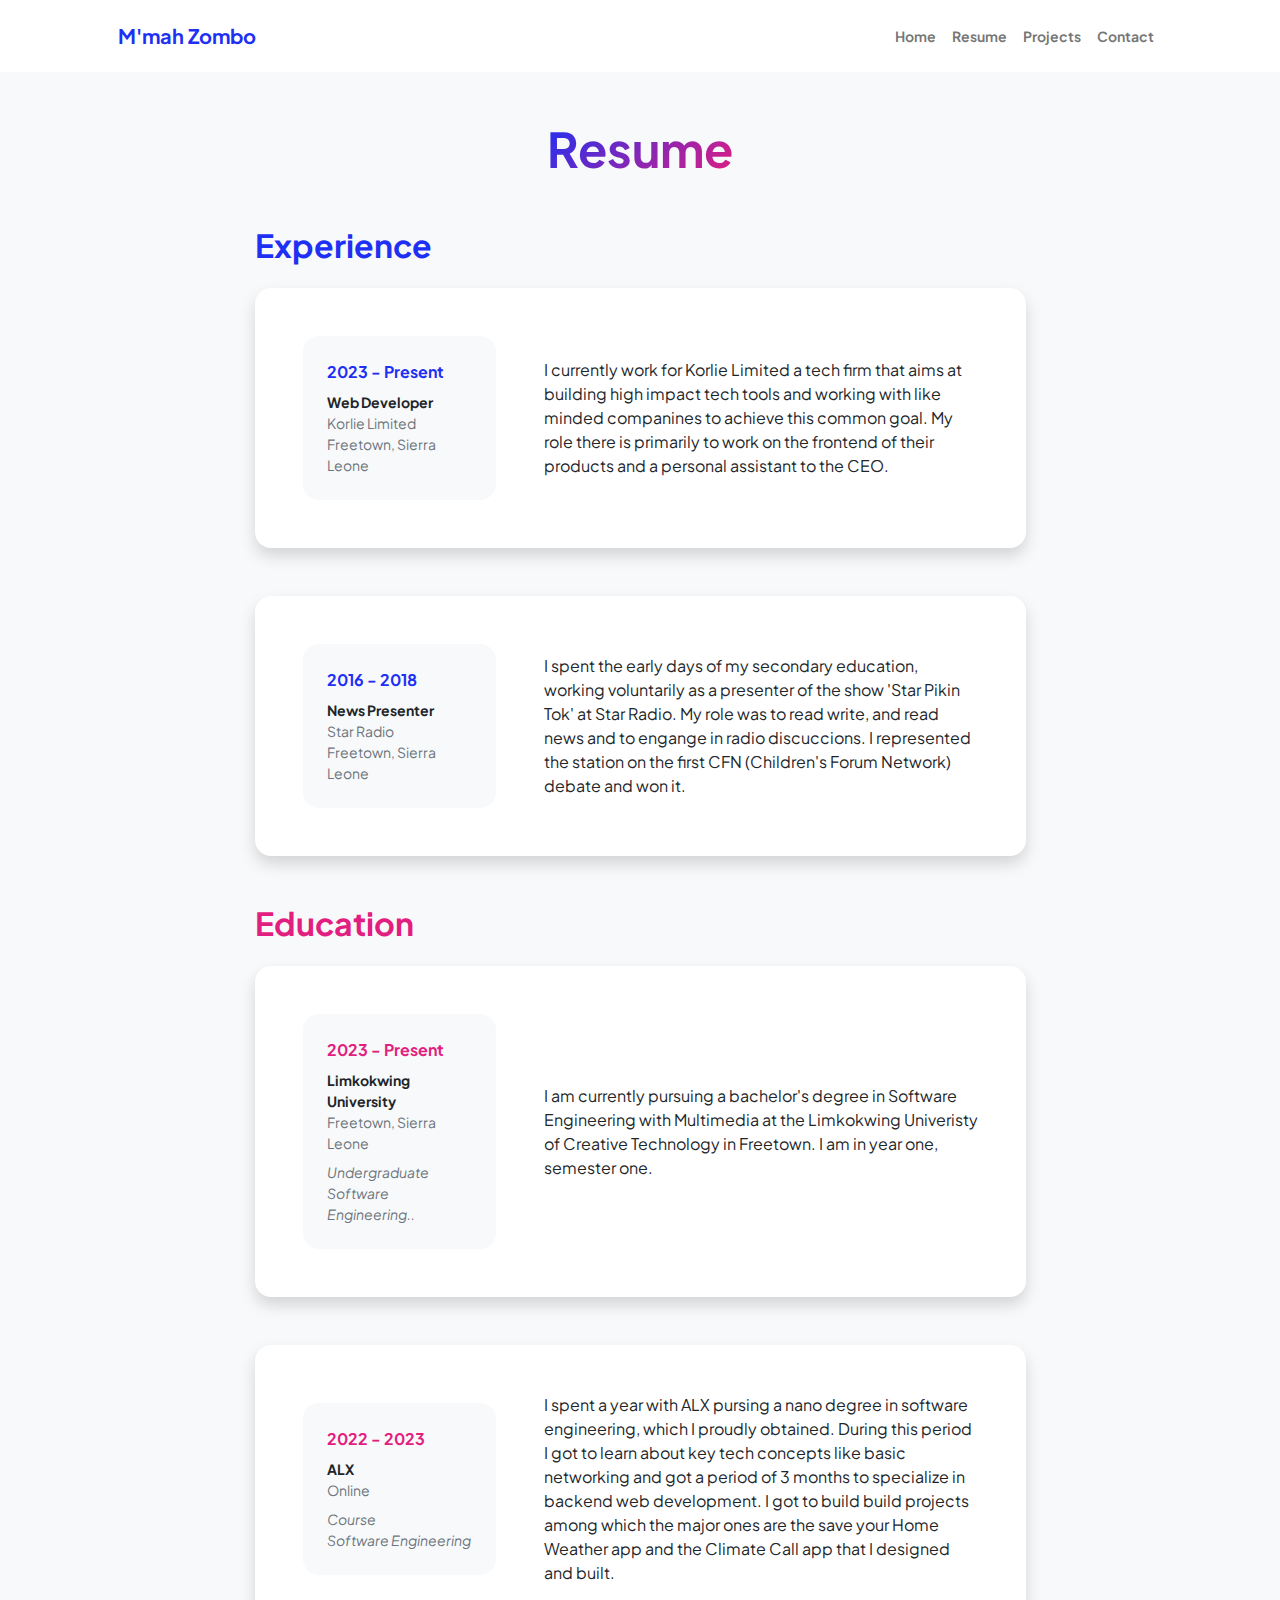
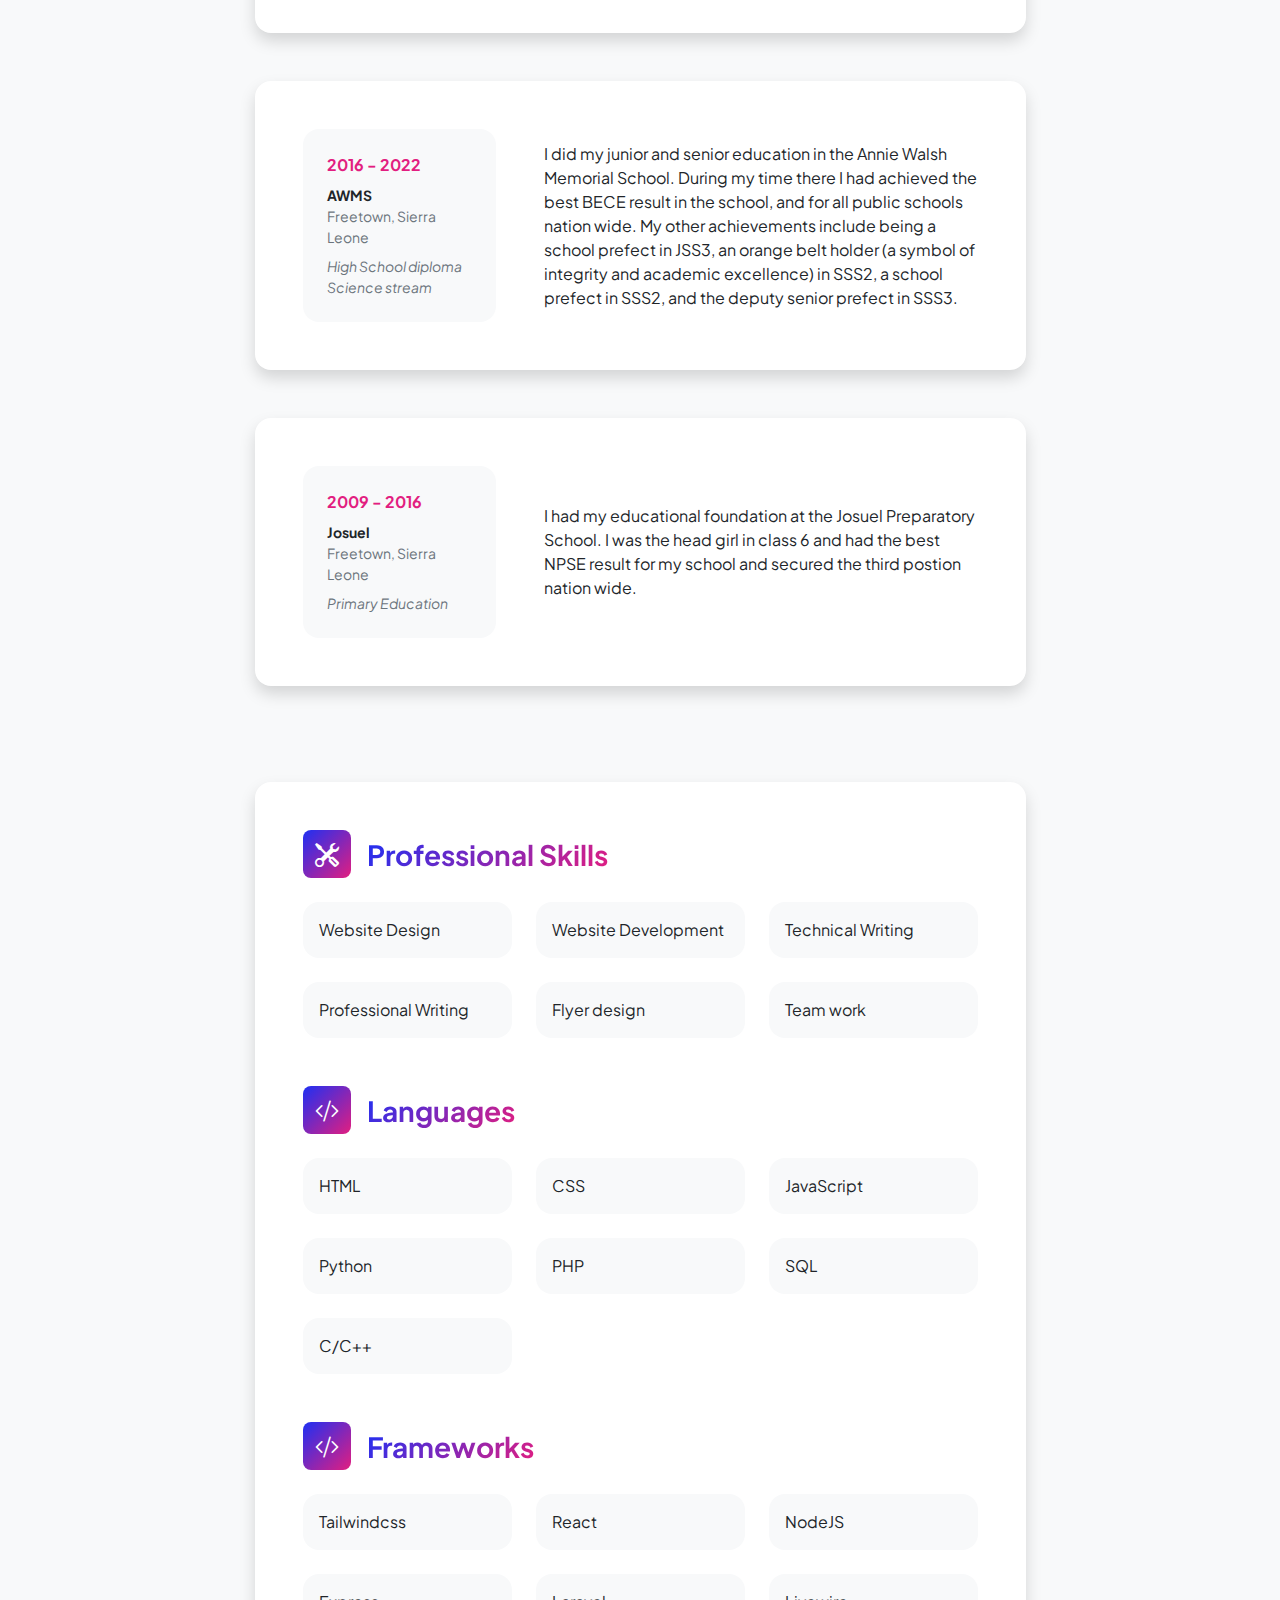
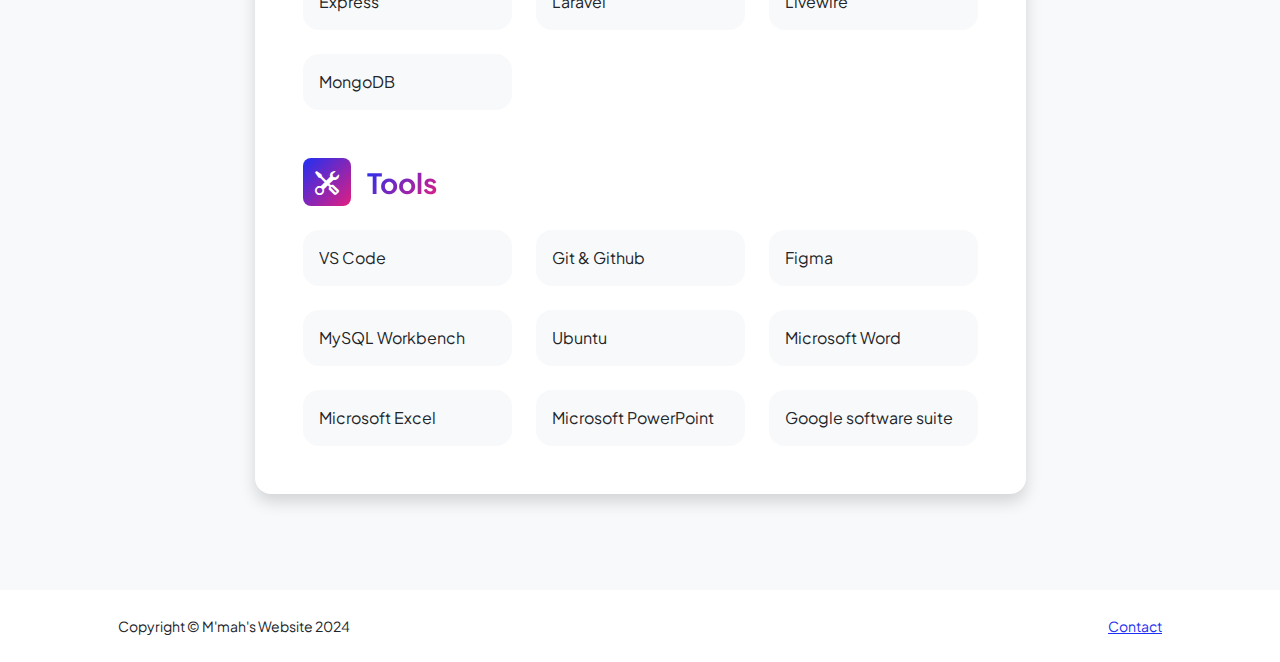
<file: resume.html>
<!DOCTYPE html>
<html lang="en">
    <head>
        <meta charset="utf-8" />
        <meta name="viewport" content="width=device-width, initial-scale=1, shrink-to-fit=no" />
        <meta name="description" content="Hi! I'm M'mah Zombo a web designer and developer, and a technical writer" />
        <meta name="author" content="M'mah Zombo, web developer" />
        <title>M'mah Zombo</title>
        <!-- Favicon-->
        <link rel="icon" type="image/x-icon" href="assets/favicon.ico" />
        <!-- Custom Google font-->
        <link rel="preconnect" href="https://fonts.googleapis.com" />
        <link rel="preconnect" href="https://fonts.gstatic.com" crossorigin />
        <link href="https://fonts.googleapis.com/css2?family=Plus+Jakarta+Sans:wght@100;200;300;400;500;600;700;800;900&amp;display=swap" rel="stylesheet" />
        <!-- Bootstrap icons-->
        <link href="https://cdn.jsdelivr.net/npm/bootstrap-icons@1.8.1/font/bootstrap-icons.css" rel="stylesheet" />
        <!-- Core theme CSS (includes Bootstrap)-->
        <link href="css/styles.css" rel="stylesheet" />
    </head>
    <body class="d-flex flex-column h-100 bg-light">
        <main class="flex-shrink-0">
            <!-- Navigation-->
            <nav class="navbar navbar-expand-lg navbar-light bg-white py-3">
                <div class="container px-5">
                    <a class="navbar-brand" href="index.html"><span class="fw-bolder text-primary">M'mah Zombo</span></a>
                    <button class="navbar-toggler" type="button" data-bs-toggle="collapse" data-bs-target="#navbarSupportedContent" aria-controls="navbarSupportedContent" aria-expanded="false" aria-label="Toggle navigation"><span class="navbar-toggler-icon"></span></button>
                    <div class="collapse navbar-collapse" id="navbarSupportedContent">
                        <ul class="navbar-nav ms-auto mb-2 mb-lg-0 small fw-bolder">
                            <li class="nav-item"><a class="nav-link" href="index.html">Home</a></li>
                            <li class="nav-item"><a class="nav-link" href="resume.html">Resume</a></li>
                            <li class="nav-item"><a class="nav-link" href="projects.html">Projects</a></li>
                            <li class="nav-item"><a class="nav-link" href="contact.html">Contact</a></li>
                        </ul>
                    </div>
                </div>
            </nav>
            <!-- Page Content-->
            <div class="container px-5 my-5">
                <div class="text-center mb-5">
                    <h1 class="display-5 fw-bolder mb-0"><span class="text-gradient d-inline">Resume</span></h1>
                </div>
                <div class="row gx-5 justify-content-center">
                    <div class="col-lg-11 col-xl-9 col-xxl-8">
                        <!-- Experience Section-->
                        <section>
                            <div class="d-flex align-items-center justify-content-between mb-4">
                                <h2 class="text-primary fw-bolder mb-0">Experience</h2>
                                <!-- Download resume button-->
                                <!-- Note: Set the link href target to a PDF file within your project-->
                                <!-- <a class="btn btn-primary px-4 py-3" href="./Hallelujah_Lyrics.pdf" download="Hallelujah_Lyrics.pdf">
                                    <div class="d-inline-block bi bi-download me-2"></div>
                                    Download Resume
                                </a> -->
                            </div>
                            <!-- Experience Card 1-->
                            <div class="card shadow border-0 rounded-4 mb-5">
                                <div class="card-body p-5">
                                    <div class="row align-items-center gx-5">
                                        <div class="col text-center text-lg-start mb-4 mb-lg-0">
                                            <div class="bg-light p-4 rounded-4">
                                                <div class="text-primary fw-bolder mb-2">2023 - Present</div>
                                                <div class="small fw-bolder">Web Developer</div>
                                                <div class="small text-muted">Korlie Limited</div>
                                                <div class="small text-muted">Freetown, Sierra Leone</div>
                                            </div>
                                        </div>
                                        <div class="col-lg-8"><div>I currently work for Korlie Limited a tech firm that aims at building high impact tech tools and working with like minded companines to achieve this common goal. My role there is primarily to work on the frontend of their products and a personal assistant to the CEO.</div></div>
                                    </div>
                                </div>
                            </div>
                            <!-- Experience Card 2-->
                            <div class="card shadow border-0 rounded-4 mb-5">
                                <div class="card-body p-5">
                                    <div class="row align-items-center gx-5">
                                        <div class="col text-center text-lg-start mb-4 mb-lg-0">
                                            <div class="bg-light p-4 rounded-4">
                                                <div class="text-primary fw-bolder mb-2">2016 - 2018</div>
                                                <div class="small fw-bolder">News Presenter</div>
                                                <div class="small text-muted">Star Radio</div>
                                                <div class="small text-muted">Freetown, Sierra Leone</div>
                                            </div>
                                        </div>
                                        <div class="col-lg-8"><div>I spent the early days of my secondary education, working voluntarily as a presenter of the show 'Star Pikin Tok' at Star Radio. My role was to read write, and read news and to engange in radio discuccions. I represented the station on the first CFN (Children's Forum Network) debate and won it.</div></div>
                                    </div>
                                </div>
                            </div>
                        </section>

                        <!-- Education Section-->
                        <section>
                            <h2 class="text-secondary fw-bolder mb-4">Education</h2>
                            <!-- Education Card 1-->
                            <div class="card shadow border-0 rounded-4 mb-5">
                                <div class="card-body p-5">
                                    <div class="row align-items-center gx-5">
                                        <div class="col text-center text-lg-start mb-4 mb-lg-0">
                                            <div class="bg-light p-4 rounded-4">
                                                <div class="text-secondary fw-bolder mb-2">2023 - Present</div>
                                                <div class="mb-2">
                                                    <div class="small fw-bolder">Limkokwing University</div>
                                                    <div class="small text-muted">Freetown, Sierra Leone</div>
                                                </div>
                                                <div class="fst-italic">
                                                    <div class="small text-muted">Undergraduate</div>
                                                    <div class="small text-muted">Software Engineering..</div>
                                                </div>
                                            </div>
                                        </div>
                                        <div class="col-lg-8"><div>I am currently pursuing a bachelor's degree in Software Engineering with Multimedia at the Limkokwing Univeristy of Creative Technology in Freetown. I am in year one, semester one.</div></div>
                                    </div>
                                </div>
                            </div>
                            <!-- Education Card 2-->
                            <div class="card shadow border-0 rounded-4 mb-5">
                                <div class="card-body p-5">
                                    <div class="row align-items-center gx-5">
                                        <div class="col text-center text-lg-start mb-4 mb-lg-0">
                                            <div class="bg-light p-4 rounded-4">
                                                <div class="text-secondary fw-bolder mb-2">2022 - 2023</div>
                                                <div class="mb-2">
                                                    <div class="small fw-bolder">ALX</div>
                                                    <div class="small text-muted">Online</div>
                                                </div>
                                                <div class="fst-italic">
                                                    <div class="small text-muted">Course</div>
                                                    <div class="small text-muted">Software Engineering</div>
                                                </div>
                                            </div>
                                        </div>
                                        <div class="col-lg-8"><div>I spent a year with ALX pursing a nano degree in software engineering, which I proudly obtained. During this period I got to learn about key tech concepts like basic networking and got a period of 3 months to specialize in backend web development. I got to build build projects among which the major ones are the save your Home Weather app and the Climate Call app that I designed and built.</div></div>
                                    </div>
                                </div>
                            </div>

                            <!-- Education Card3 -->
                            <div class="card shadow border-0 rounded-4 mb-5">
                                <div class="card-body p-5">
                                    <div class="row align-items-center gx-5">
                                        <div class="col text-center text-lg-start mb-4 mb-lg-0">
                                            <div class="bg-light p-4 rounded-4">
                                                <div class="text-secondary fw-bolder mb-2">2016 - 2022</div>
                                                <div class="mb-2">
                                                    <div class="small fw-bolder">AWMS</div>
                                                    <div class="small text-muted">Freetown, Sierra Leone</div>
                                                </div>
                                                <div class="fst-italic">
                                                    <div class="small text-muted">High School diploma</div>
                                                    <div class="small text-muted">Science stream</div>
                                                </div>
                                            </div>
                                        </div>
                                        <div class="col-lg-8"><div>I did my junior and senior education in the Annie Walsh Memorial School. During my time there I had achieved the best BECE result in the school, and for all public schools nation wide. My other achievements include being a school prefect in JSS3, an orange belt holder (a symbol of integrity and academic excellence) in SSS2, a school prefect in SSS2, and the deputy senior prefect in SSS3.</div></div>
                                    </div>
                                </div>
                            </div>

                            <!-- Education Card4 -->
                            <div class="card shadow border-0 rounded-4 mb-5">
                                <div class="card-body p-5">
                                    <div class="row align-items-center gx-5">
                                        <div class="col text-center text-lg-start mb-4 mb-lg-0">
                                            <div class="bg-light p-4 rounded-4">
                                                <div class="text-secondary fw-bolder mb-2">2009 - 2016</div>
                                                <div class="mb-2">
                                                    <div class="small fw-bolder">Josuel</div>
                                                    <div class="small text-muted">Freetown, Sierra Leone</div>
                                                </div>
                                                <div class="fst-italic">
                                                    <div class="small text-muted">Primary Education</div>
                                                    <!-- <div class="small text-muted">Web Development</div> -->
                                                </div>
                                            </div>
                                        </div>
                                        <div class="col-lg-8"><div>I had my educational foundation at the Josuel Preparatory School. I was the head girl in class 6 and had the best NPSE result for my school and secured the third postion nation wide.</div></div>
                                    </div>
                                </div>
                            </div>
                        </section>

                        <!-- Divider-->
                        <div class="pb-5"></div>

                        <!-- Skills Section-->
                        <section>
                            <!-- Skillset Card-->
                            <div class="card shadow border-0 rounded-4 mb-5">
                                <div class="card-body p-5">
                                    <!-- Professional skills list-->
                                    <div class="mb-5">
                                        <div class="d-flex align-items-center mb-4">
                                            <div class="feature bg-primary bg-gradient-primary-to-secondary text-white rounded-3 me-3"><i class="bi bi-tools"></i></div>
                                            <h3 class="fw-bolder mb-0"><span class="text-gradient d-inline">Professional Skills</span></h3>
                                        </div>
                                        <div class="row row-cols-1 row-cols-md-3 mb-4">
                                            <div class="col mb-4 mb-md-0"><div class="d-flex align-items-center bg-light rounded-4 p-3 h-100">Website Design</div></div>
                                            <div class="col mb-4 mb-md-0"><div class="d-flex align-items-center bg-light rounded-4 p-3 h-100">Website Development</div></div>
                                            <div class="col"><div class="d-flex align-items-center bg-light rounded-4 p-3 h-100">Technical Writing</div></div>
                                        </div>
                                        <div class="row row-cols-1 row-cols-md-3">
                                            <div class="col mb-4 mb-md-0"><div class="d-flex align-items-center bg-light rounded-4 p-3 h-100">Professional Writing</div></div>
                                            <div class="col mb-4 mb-md-0"><div class="d-flex align-items-center bg-light rounded-4 p-3 h-100">Flyer design</div></div>
                                            <div class="col"><div class="d-flex align-items-center bg-light rounded-4 p-3 h-100">Team work</div></div>
                                        </div>
                                    </div>
                                    <!-- Languages list-->
                                    <div class="mb-5">
                                        <div class="d-flex align-items-center mb-4">
                                            <div class="feature bg-primary bg-gradient-primary-to-secondary text-white rounded-3 me-3"><i class="bi bi-code-slash"></i></div>
                                            <h3 class="fw-bolder mb-0"><span class="text-gradient d-inline">Languages</span></h3>
                                        </div>
                                        <div class="row row-cols-1 row-cols-md-3 mb-4">
                                            <div class="col mb-4 mb-md-0"><div class="d-flex align-items-center bg-light rounded-4 p-3 h-100">HTML</div></div>
                                            <div class="col mb-4 mb-md-0"><div class="d-flex align-items-center bg-light rounded-4 p-3 h-100">CSS</div></div>
                                            <div class="col"><div class="d-flex align-items-center bg-light rounded-4 p-3 h-100">JavaScript</div></div>
                                        </div>
                                        <div class="row row-cols-1 row-cols-md-3  mb-4">
                                            <div class="col mb-4 mb-md-0"><div class="d-flex align-items-center bg-light rounded-4 p-3 h-100">Python</div></div>
                                            <div class="col mb-4 mb-md-0"><div class="d-flex align-items-center bg-light rounded-4 p-3 h-100">PHP</div></div>
                                            <div class="col"><div class="d-flex align-items-center bg-light rounded-4 p-3 h-100">SQL</div></div>
                                        </div>
                                        <div class="row row-cols-1 row-cols-md-3">
                                            <div class="col mb-4 mb-md-0"><div class="d-flex align-items-center bg-light rounded-4 p-3 h-100">C/C++</div></div>
                                        </div>
                                    </div>

                                    <!-- Framework list-->
                                    <div class="mb-5">
                                        <div class="d-flex align-items-center mb-4">
                                            <div class="feature bg-primary bg-gradient-primary-to-secondary text-white rounded-3 me-3"><i class="bi bi-code-slash"></i></div>
                                            <h3 class="fw-bolder mb-0"><span class="text-gradient d-inline">Frameworks</span></h3>
                                        </div>
                                        <div class="row row-cols-1 row-cols-md-3 mb-4">
                                            <div class="col mb-4 mb-md-0"><div class="d-flex align-items-center bg-light rounded-4 p-3 h-100">Tailwindcss</div></div>
                                            <div class="col mb-4 mb-md-0"><div class="d-flex align-items-center bg-light rounded-4 p-3 h-100">React</div></div>
                                            <div class="col"><div class="d-flex align-items-center bg-light rounded-4 p-3 h-100">NodeJS</div></div>
                                        </div>
                                        <div class="row row-cols-1 row-cols-md-3 mb-4">
                                            <div class="col mb-4 mb-md-0"><div class="d-flex align-items-center bg-light rounded-4 p-3 h-100">Express</div></div>
                                            <div class="col mb-4 mb-md-0"><div class="d-flex align-items-center bg-light rounded-4 p-3 h-100">Laravel</div></div>
                                            <div class="col"><div class="d-flex align-items-center bg-light rounded-4 p-3 h-100">Livewire</div></div>
                                        </div>
                                        <div class="row row-cols-1 row-cols-md-3">
                                            <div class="col mb-4 mb-md-0"><div class="d-flex align-items-center bg-light rounded-4 p-3 h-100">MongoDB</div></div>
                                        </div>
                                    </div>

                                    <!-- Development tools list-->
                                    <div class="mb-0">
                                        <div class="d-flex align-items-center mb-4">
                                            <div class="feature bg-primary bg-gradient-primary-to-secondary text-white rounded-3 me-3"><i class="bi bi-tools"></i></div>
                                            <h3 class="fw-bolder mb-0"><span class="text-gradient d-inline">Tools</span></h3>
                                        </div>
                                        <div class="row row-cols-1 row-cols-md-3 mb-4">
                                            <div class="col mb-4 mb-md-0"><div class="d-flex align-items-center bg-light rounded-4 p-3 h-100">VS Code</div></div>
                                            <div class="col mb-4 mb-md-0"><div class="d-flex align-items-center bg-light rounded-4 p-3 h-100">Git & Github</div></div>
                                            <div class="col"><div class="d-flex align-items-center bg-light rounded-4 p-3 h-100">Figma</div></div>
                                        </div>
                                        <div class="row row-cols-1 row-cols-md-3 mb-4">
                                            <div class="col mb-4 mb-md-0"><div class="d-flex align-items-center bg-light rounded-4 p-3 h-100">MySQL Workbench</div></div>
                                            <div class="col mb-4 mb-md-0"><div class="d-flex align-items-center bg-light rounded-4 p-3 h-100">Ubuntu</div></div>
                                            <div class="col"><div class="d-flex align-items-center bg-light rounded-4 p-3 h-100">Microsoft Word</div></div>
                                        </div>
                                        <div class="row row-cols-1 row-cols-md-3">
                                            <div class="col mb-4 mb-md-0"><div class="d-flex align-items-center bg-light rounded-4 p-3 h-100">Microsoft Excel</div></div>
                                            <div class="col mb-4 mb-md-0"><div class="d-flex align-items-center bg-light rounded-4 p-3 h-100">Microsoft PowerPoint</div></div>
                                            <div class="col"><div class="d-flex align-items-center bg-light rounded-4 p-3 h-100">Google software suite</div></div>
                                        </div>
                                    </div>
                                </div>
                            </div>
                        </section>
                    </div>
                </div>
            </div>
        </main>
        <!-- Footer-->
        <footer class="bg-white py-4 mt-auto">
            <div class="container px-5">
                <div class="row align-items-center justify-content-between flex-column flex-sm-row">
                    <div class="col-auto"><div class="small m-0">Copyright &copy; M'mah's Website 2024</div></div>
                    <div class="col-auto">
                        <!-- <a class="small" href="#!">Privacy</a>
                        <span class="mx-1">&middot;</span>
                        <a class="small" href="#!">Terms</a>
                        <span class="mx-1">&middot;</span> -->
                        <a class="small" href="#!">Contact</a>
                    </div>
                </div>
            </div>
        </footer>
        <!-- Bootstrap core JS-->
        <script src="https://cdn.jsdelivr.net/npm/bootstrap@5.2.3/dist/js/bootstrap.bundle.min.js"></script>
        <!-- Core theme JS-->
        <script src="js/scripts.js"></script>
    </body>
</html>
</file>
